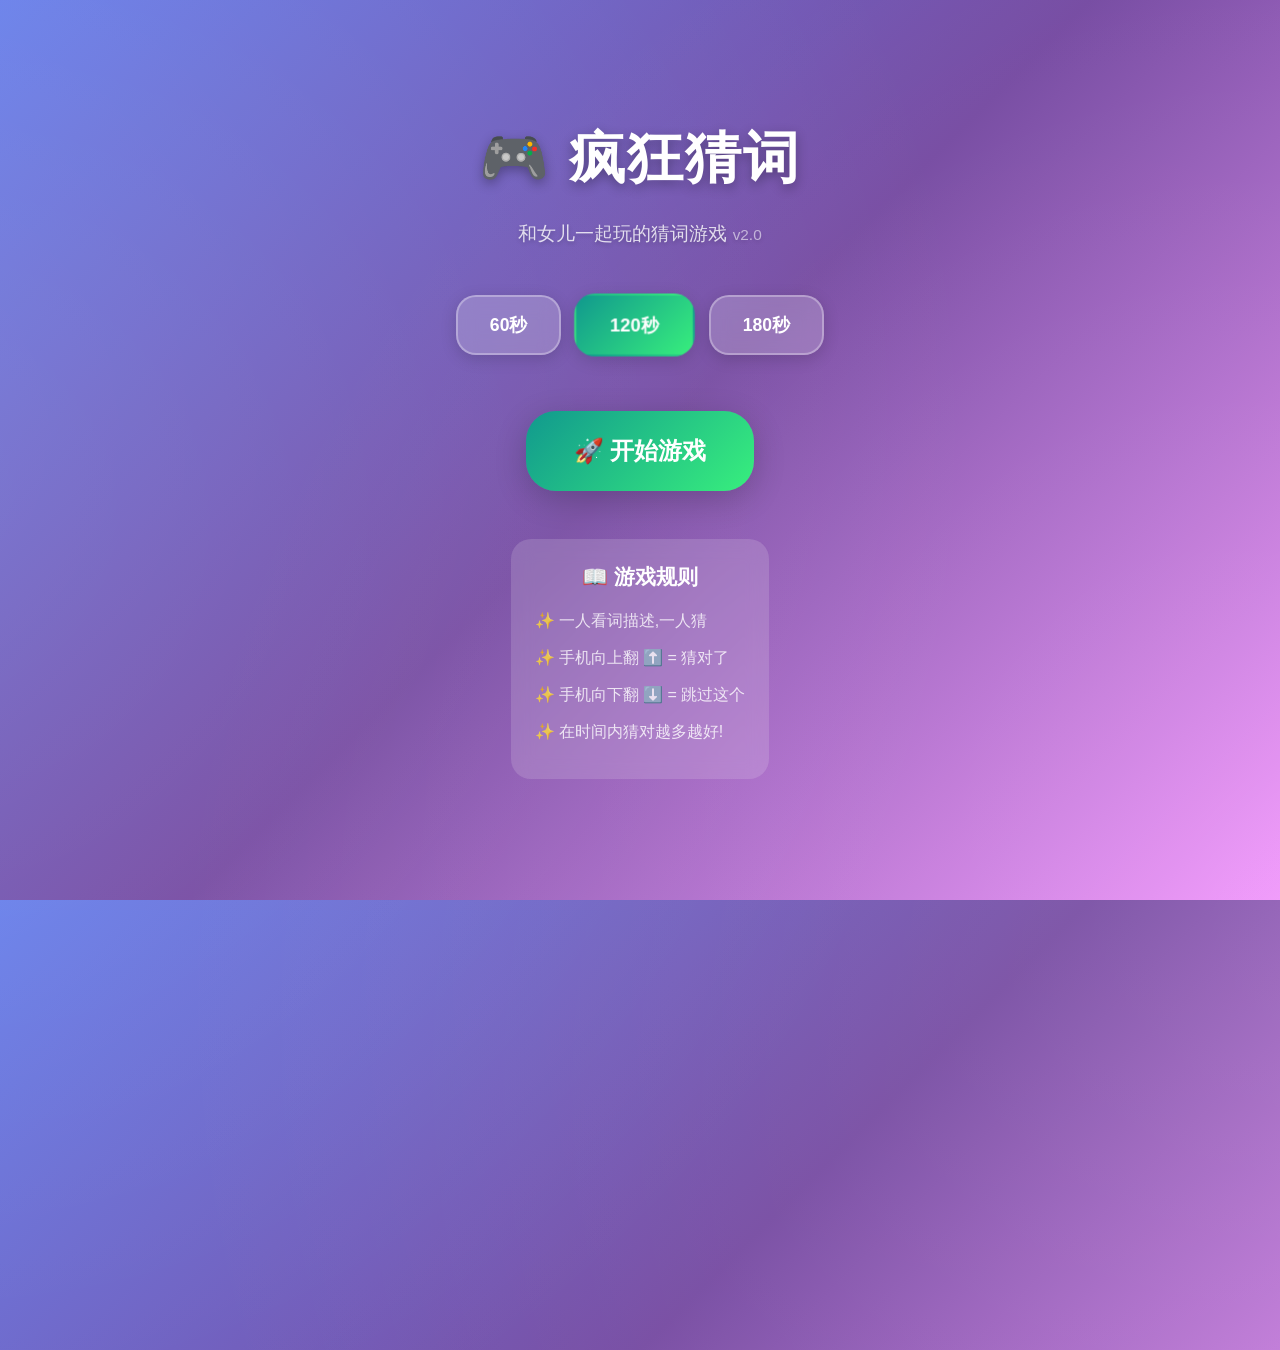
<file: index.html>
<!DOCTYPE html>
<html lang="zh-CN">

<head>
  <meta charset="UTF-8">
  <meta name="viewport" content="width=device-width, initial-scale=1.0, maximum-scale=1.0, user-scalable=no">
  <meta name="apple-mobile-web-app-capable" content="yes">
  <meta name="apple-mobile-web-app-status-bar-style" content="black-translucent">
  <title>疯狂猜词 - 亲子游戏</title>
  <link rel="stylesheet" href="style.css">
</head>

<body>
  <div class="container">
    <!-- 开始界面 -->
    <div class="screen start-screen active">
      <h1 class="game-title">🎮 疯狂猜词</h1>
      <p class="game-subtitle">和女儿一起玩的猜词游戏 <span style="font-size: 0.8em; opacity: 0.7;">v2.0</span></p>

      <div class="time-options">
        <button class="time-btn" data-time="60">60秒</button>
        <button class="time-btn selected" data-time="120">120秒</button>
        <button class="time-btn" data-time="180">180秒</button>
      </div>

      <button class="start-btn" onclick="startGame()">🚀 开始游戏</button>

      <div class="instructions">
        <h3>📖 游戏规则</h3>
        <ul>
          <li>一人看词描述,一人猜</li>
          <li>手机向上翻 ⬆️ = 猜对了</li>
          <li>手机向下翻 ⬇️ = 跳过这个</li>
          <li>在时间内猜对越多越好!</li>
        </ul>
      </div>
    </div>

    <!-- 游戏界面 -->
    <div class="screen game-screen">
      <div class="game-header">
        <div class="timer" id="timer">60</div>
        <div class="score" id="score">0分</div>
      </div>

      <div class="word-display">
        <div class="word" id="word">准备好了吗?</div>
        <div class="category" id="category">即将开始...</div>
      </div>

      <div class="gesture-hints">
        <div class="hint">
          <div class="hint-icon">⬆️</div>
          <div>猜对了</div>
        </div>
        <div class="hint">
          <div class="hint-icon">⬇️</div>
          <div>跳过</div>
        </div>
      </div>
    </div>

    <!-- 结束界面 -->
    <div class="screen end-screen">
      <h2 class="end-title">🎉 游戏结束!</h2>

      <div class="stats">
        <div class="final-score" id="finalScore">0</div>
        <div class="stat-details">
          <div class="stat-item">
            <div class="stat-value" id="correctCount">0</div>
            <div class="stat-label">✅ 猜对</div>
          </div>
          <div class="stat-item">
            <div class="stat-value" id="skipCount">0</div>
            <div class="stat-label">⏭️ 跳过</div>
          </div>
        </div>
      </div>

      <button class="restart-btn" onclick="restartGame()">🔄 再玩一次</button>
    </div>
  </div>

  <!-- 反馈提示 -->
  <div class="feedback" id="feedback"></div>

  <script src="game.js"></script>
</body>

</html>
</file>
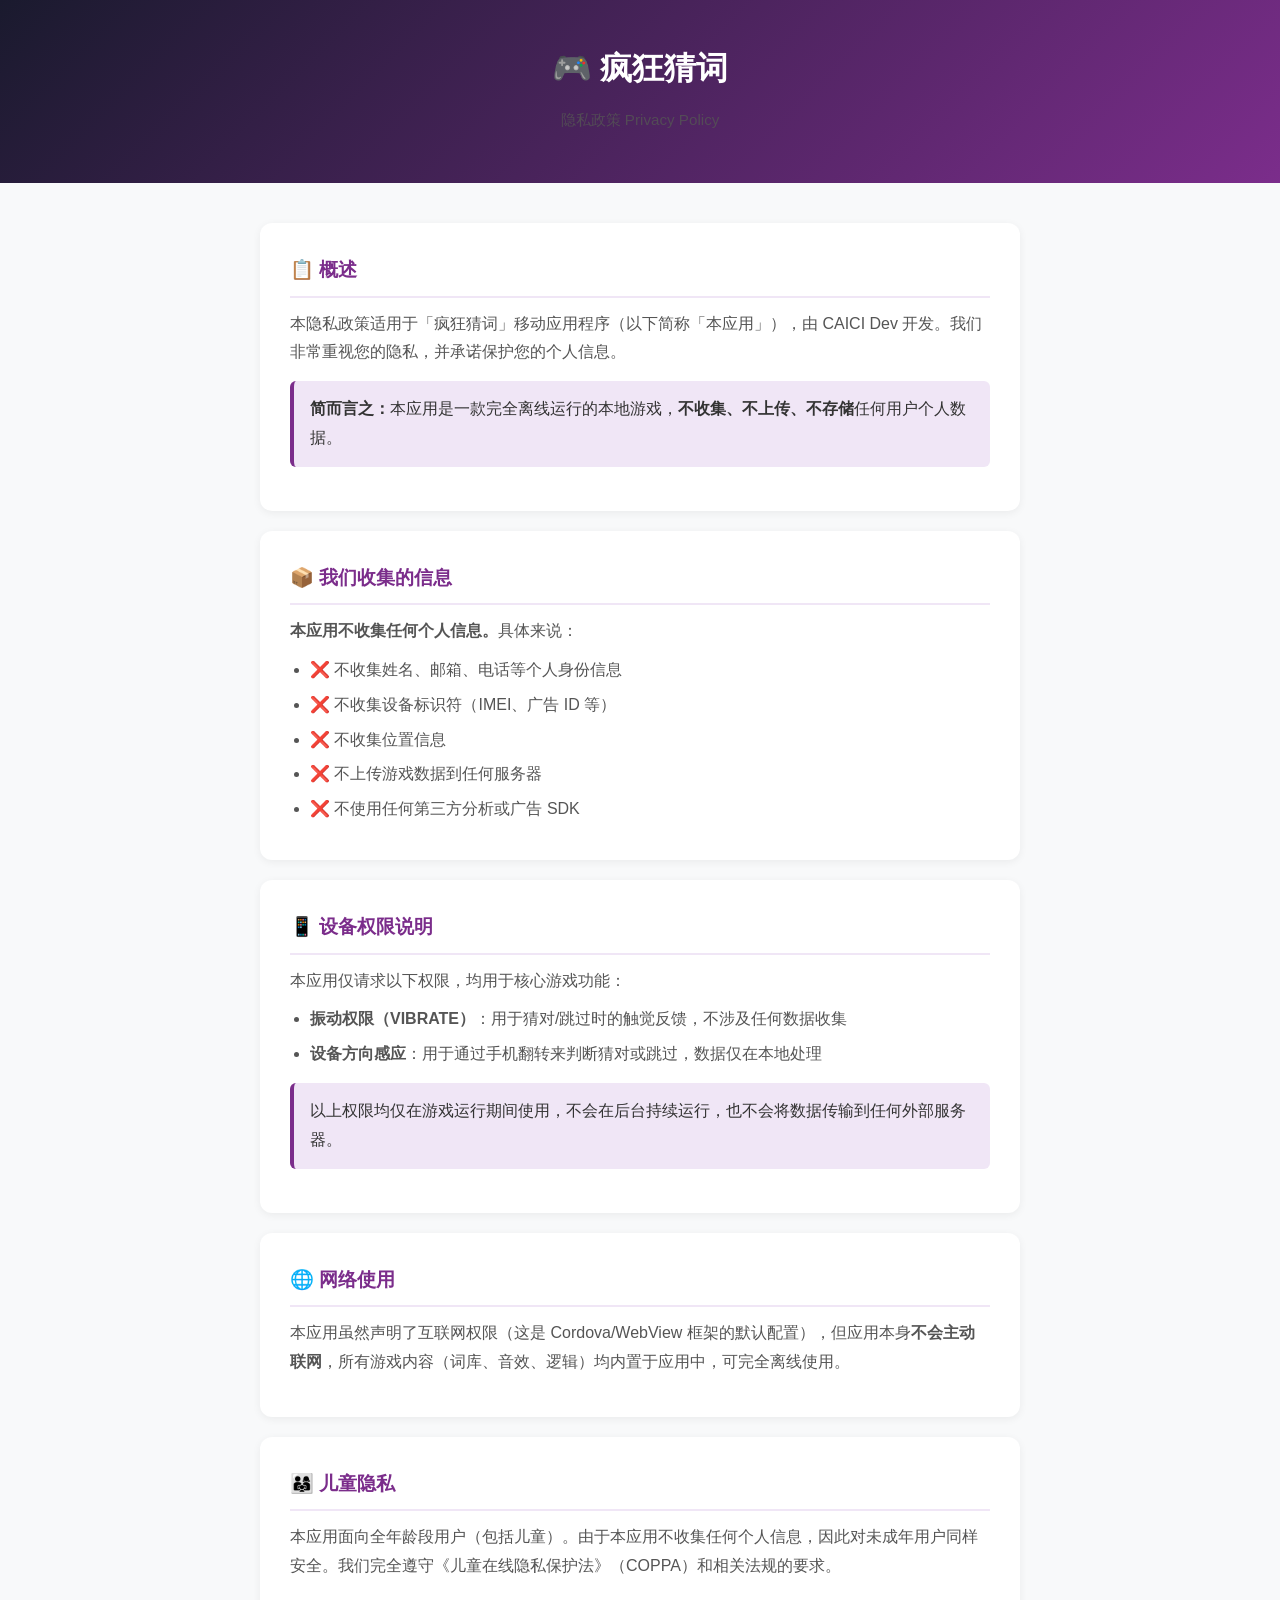
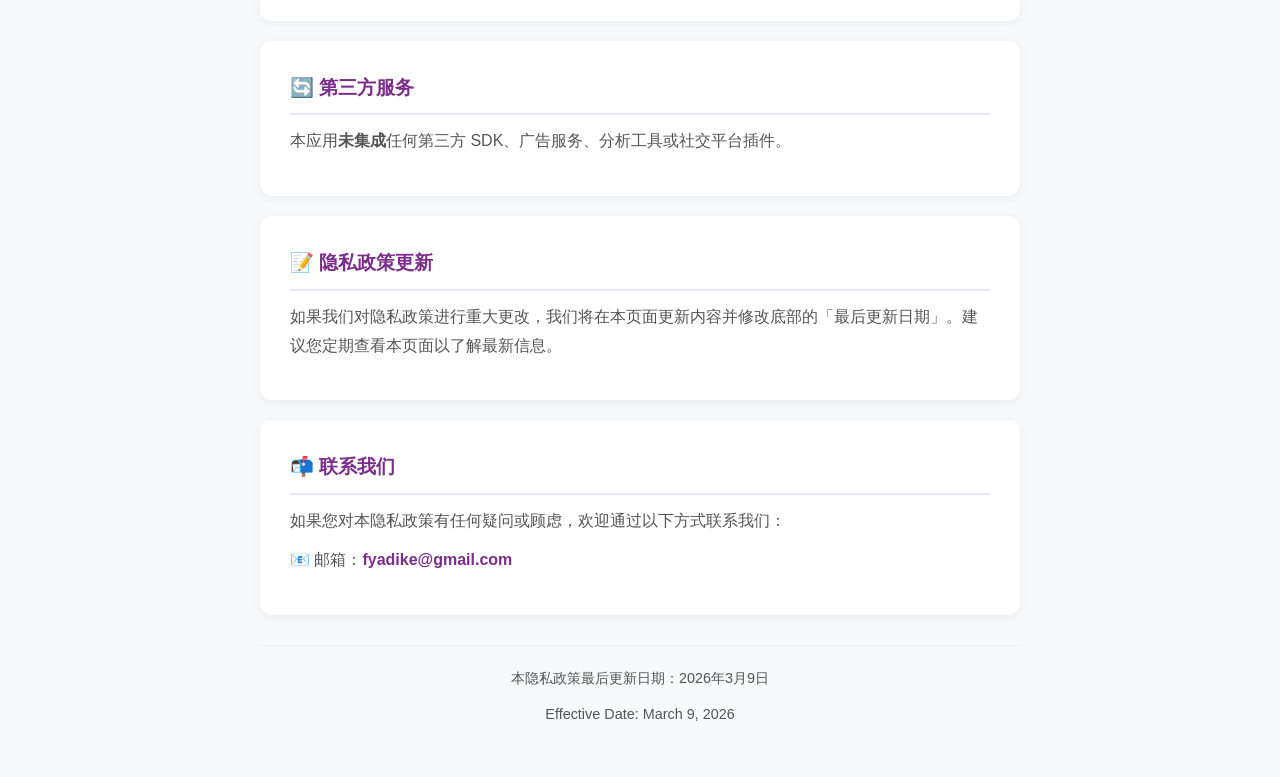
<file: privacy-policy.html>
<!DOCTYPE html>
<html lang="zh-CN">
<head>
  <meta charset="UTF-8">
  <meta name="viewport" content="width=device-width, initial-scale=1.0">
  <title>疯狂猜词 - 隐私政策</title>
  <style>
    * { box-sizing: border-box; margin: 0; padding: 0; }
    body {
      font-family: -apple-system, BlinkMacSystemFont, "Segoe UI", "PingFang SC", "Hiragino Sans GB", "Microsoft YaHei", sans-serif;
      background: #f8f9fa;
      color: #333;
      line-height: 1.8;
    }
    header {
      background: linear-gradient(135deg, #1a1a2e 0%, #7b2d8b 100%);
      color: white;
      padding: 40px 20px;
      text-align: center;
    }
    header h1 { font-size: 2em; margin-bottom: 8px; }
    header p { opacity: 0.8; font-size: 0.95em; }
    .container { max-width: 800px; margin: 0 auto; padding: 40px 20px; }
    .section { background: white; border-radius: 12px; padding: 30px; margin-bottom: 20px; box-shadow: 0 2px 8px rgba(0,0,0,0.06); }
    h2 { color: #7b2d8b; font-size: 1.2em; margin-bottom: 12px; padding-bottom: 8px; border-bottom: 2px solid #f0e6f6; }
    p { margin-bottom: 10px; color: #555; }
    ul { padding-left: 20px; color: #555; }
    ul li { margin-bottom: 6px; }
    .highlight { background: #f0e6f6; border-left: 4px solid #7b2d8b; padding: 14px 16px; border-radius: 6px; margin: 14px 0; }
    .date { text-align: center; color: #999; font-size: 0.9em; margin-top: 30px; padding-top: 20px; border-top: 1px solid #eee; }
    .contact-link { color: #7b2d8b; text-decoration: none; font-weight: bold; }
  </style>
</head>
<body>

<header>
  <h1>🎮 疯狂猜词</h1>
  <p>隐私政策 Privacy Policy</p>
</header>

<div class="container">

  <div class="section">
    <h2>📋 概述</h2>
    <p>本隐私政策适用于「疯狂猜词」移动应用程序（以下简称「本应用」），由 CAICI Dev 开发。我们非常重视您的隐私，并承诺保护您的个人信息。</p>
    <div class="highlight">
      <strong>简而言之：</strong>本应用是一款完全离线运行的本地游戏，<strong>不收集、不上传、不存储</strong>任何用户个人数据。
    </div>
  </div>

  <div class="section">
    <h2>📦 我们收集的信息</h2>
    <p><strong>本应用不收集任何个人信息。</strong>具体来说：</p>
    <ul>
      <li>❌ 不收集姓名、邮箱、电话等个人身份信息</li>
      <li>❌ 不收集设备标识符（IMEI、广告 ID 等）</li>
      <li>❌ 不收集位置信息</li>
      <li>❌ 不上传游戏数据到任何服务器</li>
      <li>❌ 不使用任何第三方分析或广告 SDK</li>
    </ul>
  </div>

  <div class="section">
    <h2>📱 设备权限说明</h2>
    <p>本应用仅请求以下权限，均用于核心游戏功能：</p>
    <ul>
      <li><strong>振动权限（VIBRATE）</strong>：用于猜对/跳过时的触觉反馈，不涉及任何数据收集</li>
      <li><strong>设备方向感应</strong>：用于通过手机翻转来判断猜对或跳过，数据仅在本地处理</li>
    </ul>
    <div class="highlight">以上权限均仅在游戏运行期间使用，不会在后台持续运行，也不会将数据传输到任何外部服务器。</div>
  </div>

  <div class="section">
    <h2>🌐 网络使用</h2>
    <p>本应用虽然声明了互联网权限（这是 Cordova/WebView 框架的默认配置），但应用本身<strong>不会主动联网</strong>，所有游戏内容（词库、音效、逻辑）均内置于应用中，可完全离线使用。</p>
  </div>

  <div class="section">
    <h2>👨‍👩‍👧 儿童隐私</h2>
    <p>本应用面向全年龄段用户（包括儿童）。由于本应用不收集任何个人信息，因此对未成年用户同样安全。我们完全遵守《儿童在线隐私保护法》（COPPA）和相关法规的要求。</p>
  </div>

  <div class="section">
    <h2>🔄 第三方服务</h2>
    <p>本应用<strong>未集成</strong>任何第三方 SDK、广告服务、分析工具或社交平台插件。</p>
  </div>

  <div class="section">
    <h2>📝 隐私政策更新</h2>
    <p>如果我们对隐私政策进行重大更改，我们将在本页面更新内容并修改底部的「最后更新日期」。建议您定期查看本页面以了解最新信息。</p>
  </div>

  <div class="section">
    <h2>📬 联系我们</h2>
    <p>如果您对本隐私政策有任何疑问或顾虑，欢迎通过以下方式联系我们：</p>
    <p>📧 邮箱：<a href="mailto:fyadike@gmail.com" class="contact-link">fyadike@gmail.com</a></p>
  </div>

  <div class="date">
    <p>本隐私政策最后更新日期：2026年3月9日</p>
    <p>Effective Date: March 9, 2026</p>
  </div>

</div>
</body>
</html>
</file>
<file: style.css>
/* ==================== 设计系统 ==================== */
:root {
  /* 色彩系统 - 明亮活泼的配色 */
  --primary-gradient: linear-gradient(135deg, #667eea 0%, #764ba2 100%);
  --success-gradient: linear-gradient(135deg, #11998e 0%, #38ef7d 100%);
  --warning-gradient: linear-gradient(135deg, #f093fb 0%, #f5576c 100%);
  --bg-gradient: linear-gradient(135deg, #667eea 0%, #764ba2 50%, #f093fb 100%);
  
  /* 文字颜色 */
  --text-primary: #ffffff;
  --text-dark: #2d3748;
  --text-muted: rgba(255, 255, 255, 0.8);
  
  /* 阴影 */
  --shadow-sm: 0 2px 8px rgba(0, 0, 0, 0.1);
  --shadow-md: 0 4px 16px rgba(0, 0, 0, 0.15);
  --shadow-lg: 0 8px 32px rgba(0, 0, 0, 0.2);
  
  /* 圆角 */
  --radius-sm: 12px;
  --radius-md: 20px;
  --radius-lg: 30px;
  
  /* 间距 */
  --spacing-xs: 8px;
  --spacing-sm: 16px;
  --spacing-md: 24px;
  --spacing-lg: 32px;
  --spacing-xl: 48px;
  
  /* 字体 */
  --font-family: 'Microsoft YaHei', 'PingFang SC', -apple-system, BlinkMacSystemFont, sans-serif;
}

/* ==================== 基础样式 ==================== */
* {
  margin: 0;
  padding: 0;
  box-sizing: border-box;
  -webkit-tap-highlight-color: transparent;
}

body {
  font-family: var(--font-family);
  background: var(--bg-gradient);
  min-height: 100vh;
  display: flex;
  justify-content: center;
  align-items: center;
  overflow: hidden;
  position: relative;
}

/* 背景动画装饰 */
body::before {
  content: '';
  position: absolute;
  width: 200%;
  height: 200%;
  background: 
    radial-gradient(circle at 20% 50%, rgba(255, 255, 255, 0.1) 0%, transparent 50%),
    radial-gradient(circle at 80% 80%, rgba(255, 255, 255, 0.1) 0%, transparent 50%);
  animation: float 20s ease-in-out infinite;
  pointer-events: none;
}

@keyframes float {
  0%, 100% { transform: translate(0, 0) rotate(0deg); }
  33% { transform: translate(30px, -30px) rotate(120deg); }
  66% { transform: translate(-20px, 20px) rotate(240deg); }
}

/* ==================== 容器布局 ==================== */
.container {
  width: 100%;
  max-width: 500px;
  min-height: 100vh;
  padding: var(--spacing-md);
  display: flex;
  flex-direction: column;
  justify-content: center;
  align-items: center;
  position: relative;
  z-index: 1;
}

/* ==================== 界面状态 ==================== */
.screen {
  display: none;
  width: 100%;
  animation: fadeIn 0.5s ease-out;
}

.screen.active {
  display: flex;
  flex-direction: column;
  align-items: center;
}

@keyframes fadeIn {
  from {
    opacity: 0;
    transform: translateY(20px);
  }
  to {
    opacity: 1;
    transform: translateY(0);
  }
}

/* ==================== 开始界面 ==================== */
.start-screen {
  text-align: center;
}

.game-title {
  font-size: 3.5rem;
  font-weight: 900;
  color: var(--text-primary);
  margin-bottom: var(--spacing-md);
  text-shadow: 0 4px 12px rgba(0, 0, 0, 0.3);
  letter-spacing: 2px;
  animation: bounce 2s ease-in-out infinite;
}

@keyframes bounce {
  0%, 100% { transform: translateY(0); }
  50% { transform: translateY(-10px); }
}

.game-subtitle {
  font-size: 1.2rem;
  color: var(--text-muted);
  margin-bottom: var(--spacing-xl);
  text-shadow: 0 2px 4px rgba(0, 0, 0, 0.2);
}

.time-options {
  display: flex;
  gap: var(--spacing-sm);
  margin-bottom: var(--spacing-lg);
  flex-wrap: wrap;
  justify-content: center;
}

.time-btn {
  background: rgba(255, 255, 255, 0.2);
  backdrop-filter: blur(10px);
  border: 2px solid rgba(255, 255, 255, 0.3);
  color: var(--text-primary);
  padding: var(--spacing-sm) var(--spacing-lg);
  border-radius: var(--radius-md);
  font-size: 1.1rem;
  font-weight: 600;
  cursor: pointer;
  transition: all 0.3s ease;
  box-shadow: var(--shadow-md);
  min-width: 100px;
}

.time-btn:hover {
  background: rgba(255, 255, 255, 0.3);
  transform: translateY(-2px);
  box-shadow: var(--shadow-lg);
}

.time-btn.selected {
  background: var(--success-gradient);
  border-color: transparent;
  transform: scale(1.05);
}

.start-btn {
  background: var(--success-gradient);
  border: none;
  color: var(--text-primary);
  padding: var(--spacing-md) var(--spacing-xl);
  border-radius: var(--radius-lg);
  font-size: 1.5rem;
  font-weight: 700;
  cursor: pointer;
  box-shadow: var(--shadow-lg);
  transition: all 0.3s ease;
  margin-top: var(--spacing-md);
  min-width: 200px;
}

.start-btn:hover {
  transform: translateY(-3px) scale(1.05);
  box-shadow: 0 12px 40px rgba(0, 0, 0, 0.3);
}

.instructions {
  background: rgba(255, 255, 255, 0.15);
  backdrop-filter: blur(10px);
  padding: var(--spacing-md);
  border-radius: var(--radius-md);
  margin-top: var(--spacing-xl);
  text-align: left;
  max-width: 400px;
}

.instructions h3 {
  color: var(--text-primary);
  font-size: 1.3rem;
  margin-bottom: var(--spacing-sm);
  text-align: center;
}

.instructions ul {
  list-style: none;
  color: var(--text-muted);
  font-size: 1rem;
  line-height: 1.8;
}

.instructions li {
  margin-bottom: var(--spacing-xs);
  padding-left: var(--spacing-md);
  position: relative;
}

.instructions li::before {
  content: '✨';
  position: absolute;
  left: 0;
}

/* ==================== 游戏界面 ==================== */
.game-screen {
  width: 100%;
  height: 100vh;
  justify-content: space-between;
  padding: var(--spacing-lg) var(--spacing-md);
}

.game-header {
  display: flex;
  justify-content: space-between;
  align-items: center;
  width: 100%;
  margin-bottom: var(--spacing-md);
}

.timer, .score {
  background: rgba(255, 255, 255, 0.2);
  backdrop-filter: blur(10px);
  padding: var(--spacing-sm) var(--spacing-md);
  border-radius: var(--radius-md);
  color: var(--text-primary);
  font-size: 1.5rem;
  font-weight: 700;
  box-shadow: var(--shadow-md);
  min-width: 100px;
  text-align: center;
}

.timer.warning {
  background: var(--warning-gradient);
  animation: pulse 1s ease-in-out infinite;
}

@keyframes pulse {
  0%, 100% { transform: scale(1); }
  50% { transform: scale(1.05); }
}

.word-display {
  flex: 1;
  display: flex;
  flex-direction: column;
  justify-content: center;
  align-items: center;
  background: rgba(255, 255, 255, 0.95);
  border-radius: var(--radius-lg);
  padding: var(--spacing-xl);
  box-shadow: var(--shadow-lg);
  margin: var(--spacing-md) 0;
  position: relative;
  overflow: hidden;
}

.word-display::before {
  content: '';
  position: absolute;
  top: -50%;
  left: -50%;
  width: 200%;
  height: 200%;
  background: linear-gradient(45deg, transparent, rgba(255, 255, 255, 0.5), transparent);
  transform: rotate(45deg);
  animation: shine 3s ease-in-out infinite;
}

@keyframes shine {
  0%, 100% { transform: translateX(-100%) translateY(-100%) rotate(45deg); }
  50% { transform: translateX(100%) translateY(100%) rotate(45deg); }
}

.word {
  font-size: 4rem;
  font-weight: 900;
  color: var(--text-dark);
  text-align: center;
  position: relative;
  z-index: 1;
  animation: wordAppear 0.5s ease-out;
}

@keyframes wordAppear {
  from {
    opacity: 0;
    transform: scale(0.5) rotate(-10deg);
  }
  to {
    opacity: 1;
    transform: scale(1) rotate(0deg);
  }
}

.category {
  font-size: 1.2rem;
  color: #718096;
  margin-top: var(--spacing-sm);
  position: relative;
  z-index: 1;
}

.gesture-hints {
  display: flex;
  justify-content: space-around;
  width: 100%;
  margin-top: var(--spacing-md);
}

.hint {
  display: flex;
  flex-direction: column;
  align-items: center;
  gap: var(--spacing-xs);
  color: var(--text-primary);
  font-size: 1rem;
  text-shadow: 0 2px 4px rgba(0, 0, 0, 0.2);
}

.hint-icon {
  font-size: 2.5rem;
  animation: float-hint 2s ease-in-out infinite;
}

.hint:first-child .hint-icon {
  animation-delay: 0s;
}

.hint:last-child .hint-icon {
  animation-delay: 1s;
}

@keyframes float-hint {
  0%, 100% { transform: translateY(0); }
  50% { transform: translateY(-8px); }
}

/* ==================== 结束界面 ==================== */
.end-screen {
  text-align: center;
}

.end-title {
  font-size: 3rem;
  font-weight: 900;
  color: var(--text-primary);
  margin-bottom: var(--spacing-lg);
  text-shadow: 0 4px 12px rgba(0, 0, 0, 0.3);
}

.stats {
  background: rgba(255, 255, 255, 0.2);
  backdrop-filter: blur(10px);
  padding: var(--spacing-lg);
  border-radius: var(--radius-lg);
  margin-bottom: var(--spacing-lg);
  box-shadow: var(--shadow-lg);
}

.final-score {
  font-size: 5rem;
  font-weight: 900;
  color: var(--text-primary);
  margin-bottom: var(--spacing-md);
  text-shadow: 0 4px 12px rgba(0, 0, 0, 0.3);
  animation: scoreAppear 0.8s ease-out;
}

@keyframes scoreAppear {
  from {
    opacity: 0;
    transform: scale(0);
  }
  to {
    opacity: 1;
    transform: scale(1);
  }
}

.stat-details {
  display: flex;
  justify-content: space-around;
  margin-top: var(--spacing-md);
}

.stat-item {
  display: flex;
  flex-direction: column;
  align-items: center;
}

.stat-value {
  font-size: 2.5rem;
  font-weight: 700;
  color: var(--text-primary);
}

.stat-label {
  font-size: 1rem;
  color: var(--text-muted);
  margin-top: var(--spacing-xs);
}

.restart-btn {
  background: var(--primary-gradient);
  border: none;
  color: var(--text-primary);
  padding: var(--spacing-md) var(--spacing-xl);
  border-radius: var(--radius-lg);
  font-size: 1.5rem;
  font-weight: 700;
  cursor: pointer;
  box-shadow: var(--shadow-lg);
  transition: all 0.3s ease;
  min-width: 200px;
}

.restart-btn:hover {
  transform: translateY(-3px) scale(1.05);
  box-shadow: 0 12px 40px rgba(0, 0, 0, 0.3);
}

/* ==================== 反馈动画 ==================== */
.feedback {
  position: fixed;
  top: 50%;
  left: 50%;
  transform: translate(-50%, -50%);
  font-size: 6rem;
  font-weight: 900;
  color: var(--text-primary);
  text-shadow: 0 8px 24px rgba(0, 0, 0, 0.5);
  pointer-events: none;
  opacity: 0;
  z-index: 1000;
}

.feedback.show {
  animation: feedbackShow 0.6s ease-out;
}

@keyframes feedbackShow {
  0% {
    opacity: 0;
    transform: translate(-50%, -50%) scale(0.5);
  }
  50% {
    opacity: 1;
    transform: translate(-50%, -50%) scale(1.2);
  }
  100% {
    opacity: 0;
    transform: translate(-50%, -50%) scale(1);
  }
}

/* ==================== 响应式设计 ==================== */
@media (max-width: 480px) {
  .game-title {
    font-size: 2.5rem;
  }
  
  .word {
    font-size: 3rem;
  }
  
  .final-score {
    font-size: 4rem;
  }
  
  .time-options {
    flex-direction: column;
    width: 100%;
  }
  
  .time-btn {
    width: 100%;
  }
}

@media (max-height: 600px) {
  .container {
    padding: var(--spacing-sm);
  }
  
  .game-title {
    font-size: 2rem;
    margin-bottom: var(--spacing-sm);
  }
  
  .instructions {
    margin-top: var(--spacing-md);
  }
}

/* ==================== 横屏优化 ==================== */
@media (orientation: landscape) and (max-height: 500px) {
  .game-screen {
    padding: var(--spacing-sm);
  }
  
  .word {
    font-size: 2.5rem;
  }
  
  .gesture-hints {
    margin-top: var(--spacing-sm);
  }
}
</file>
